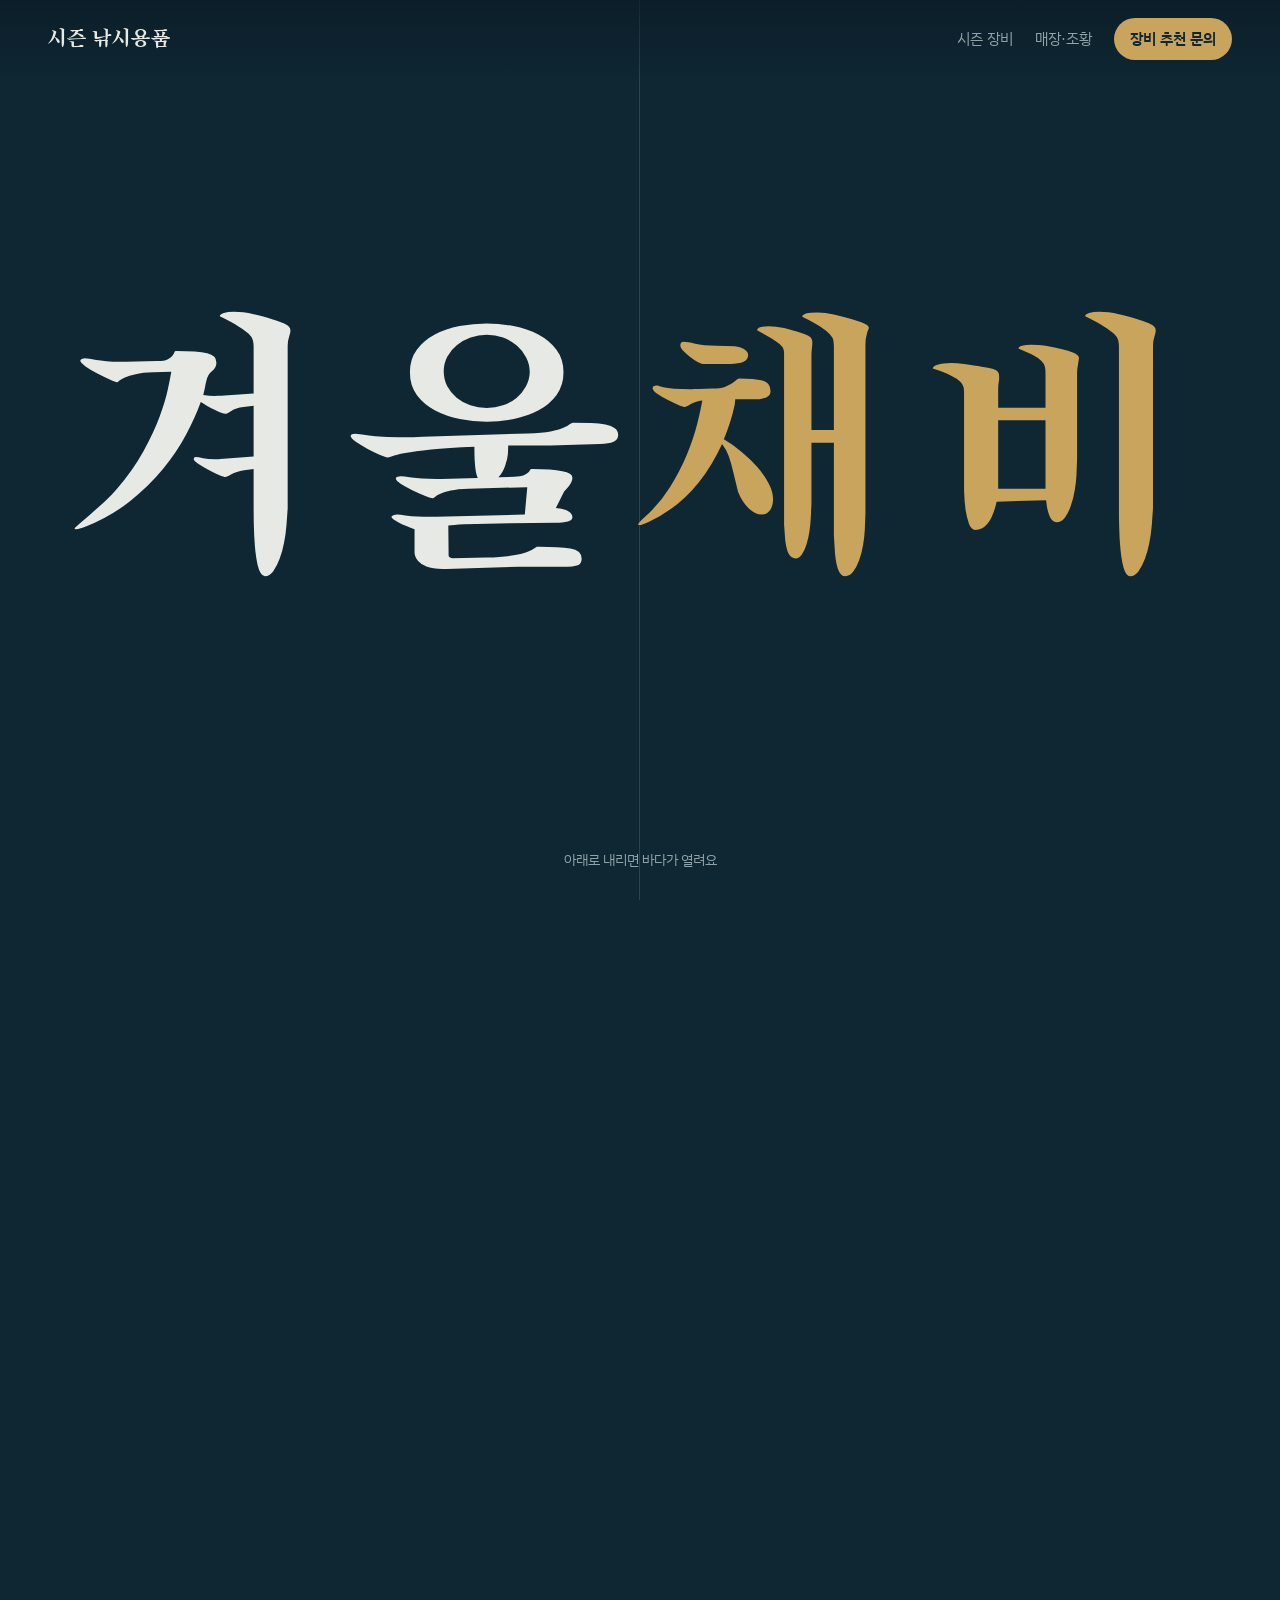
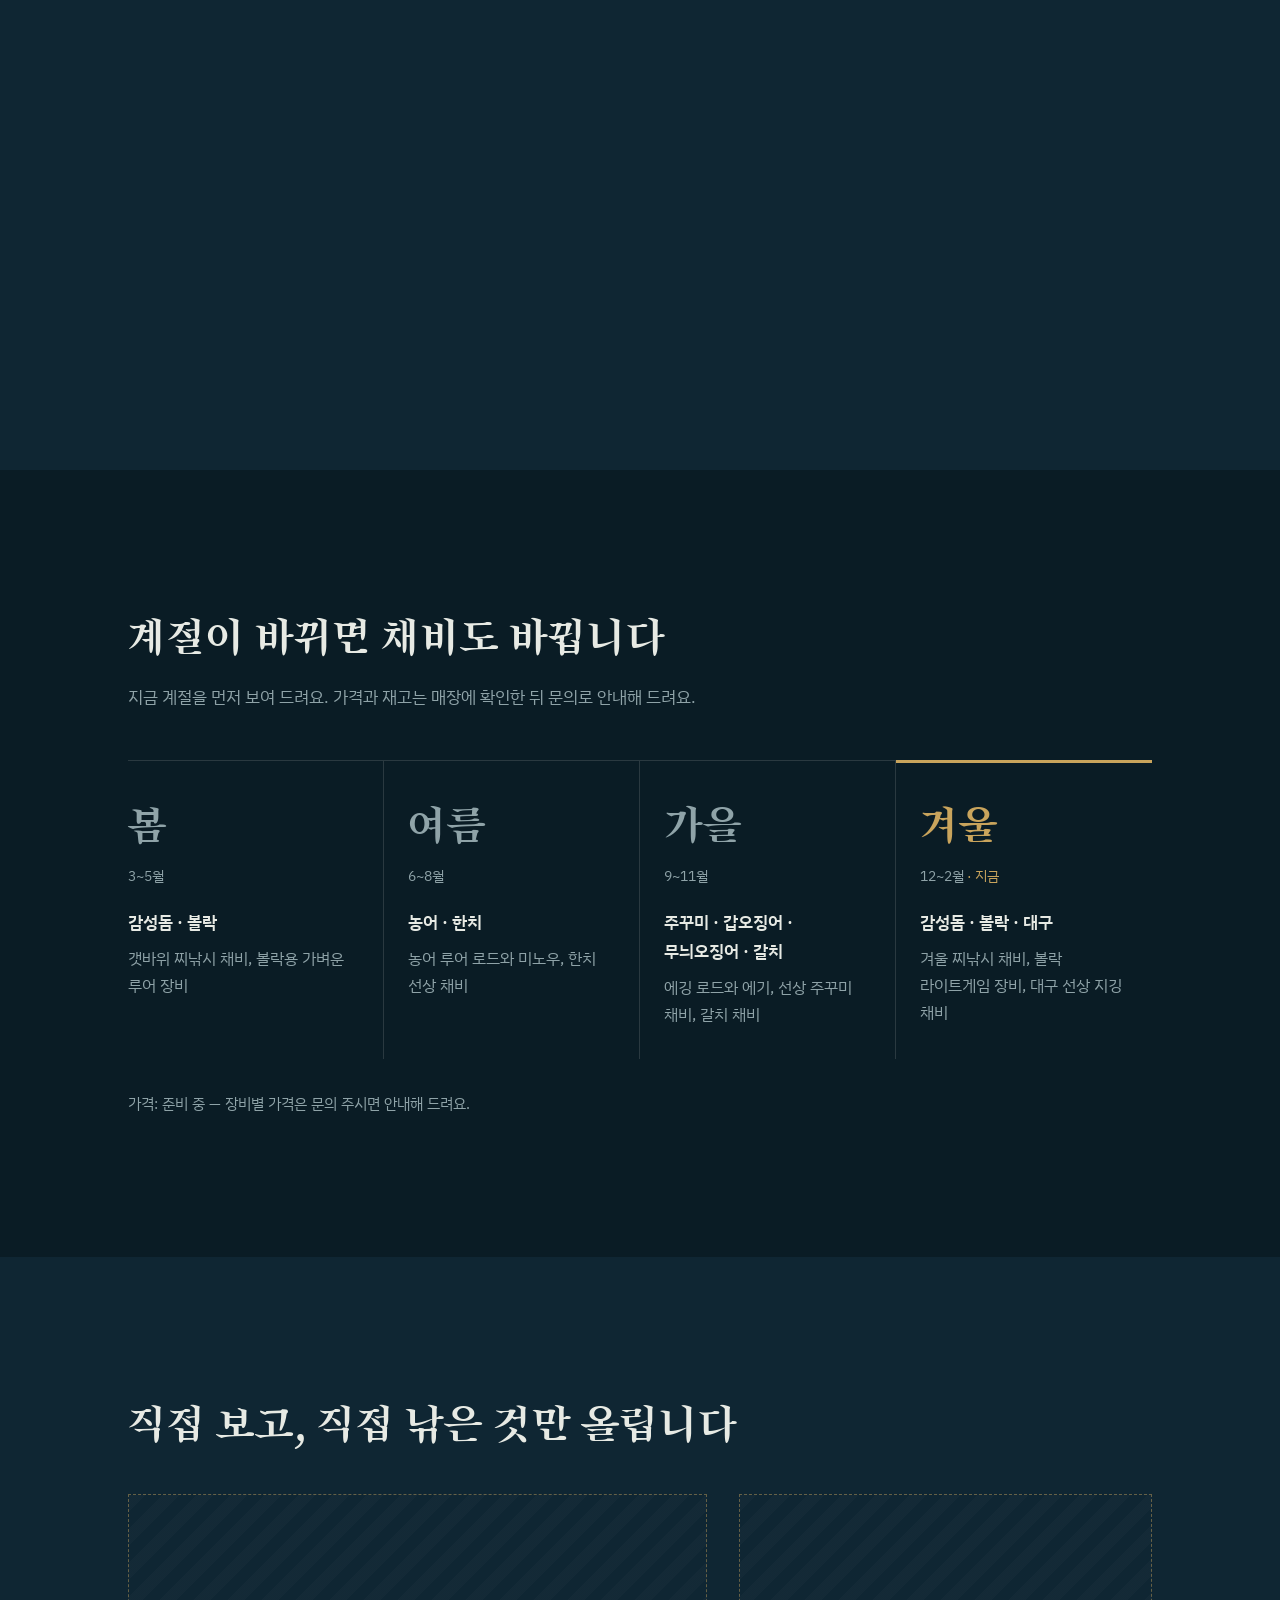
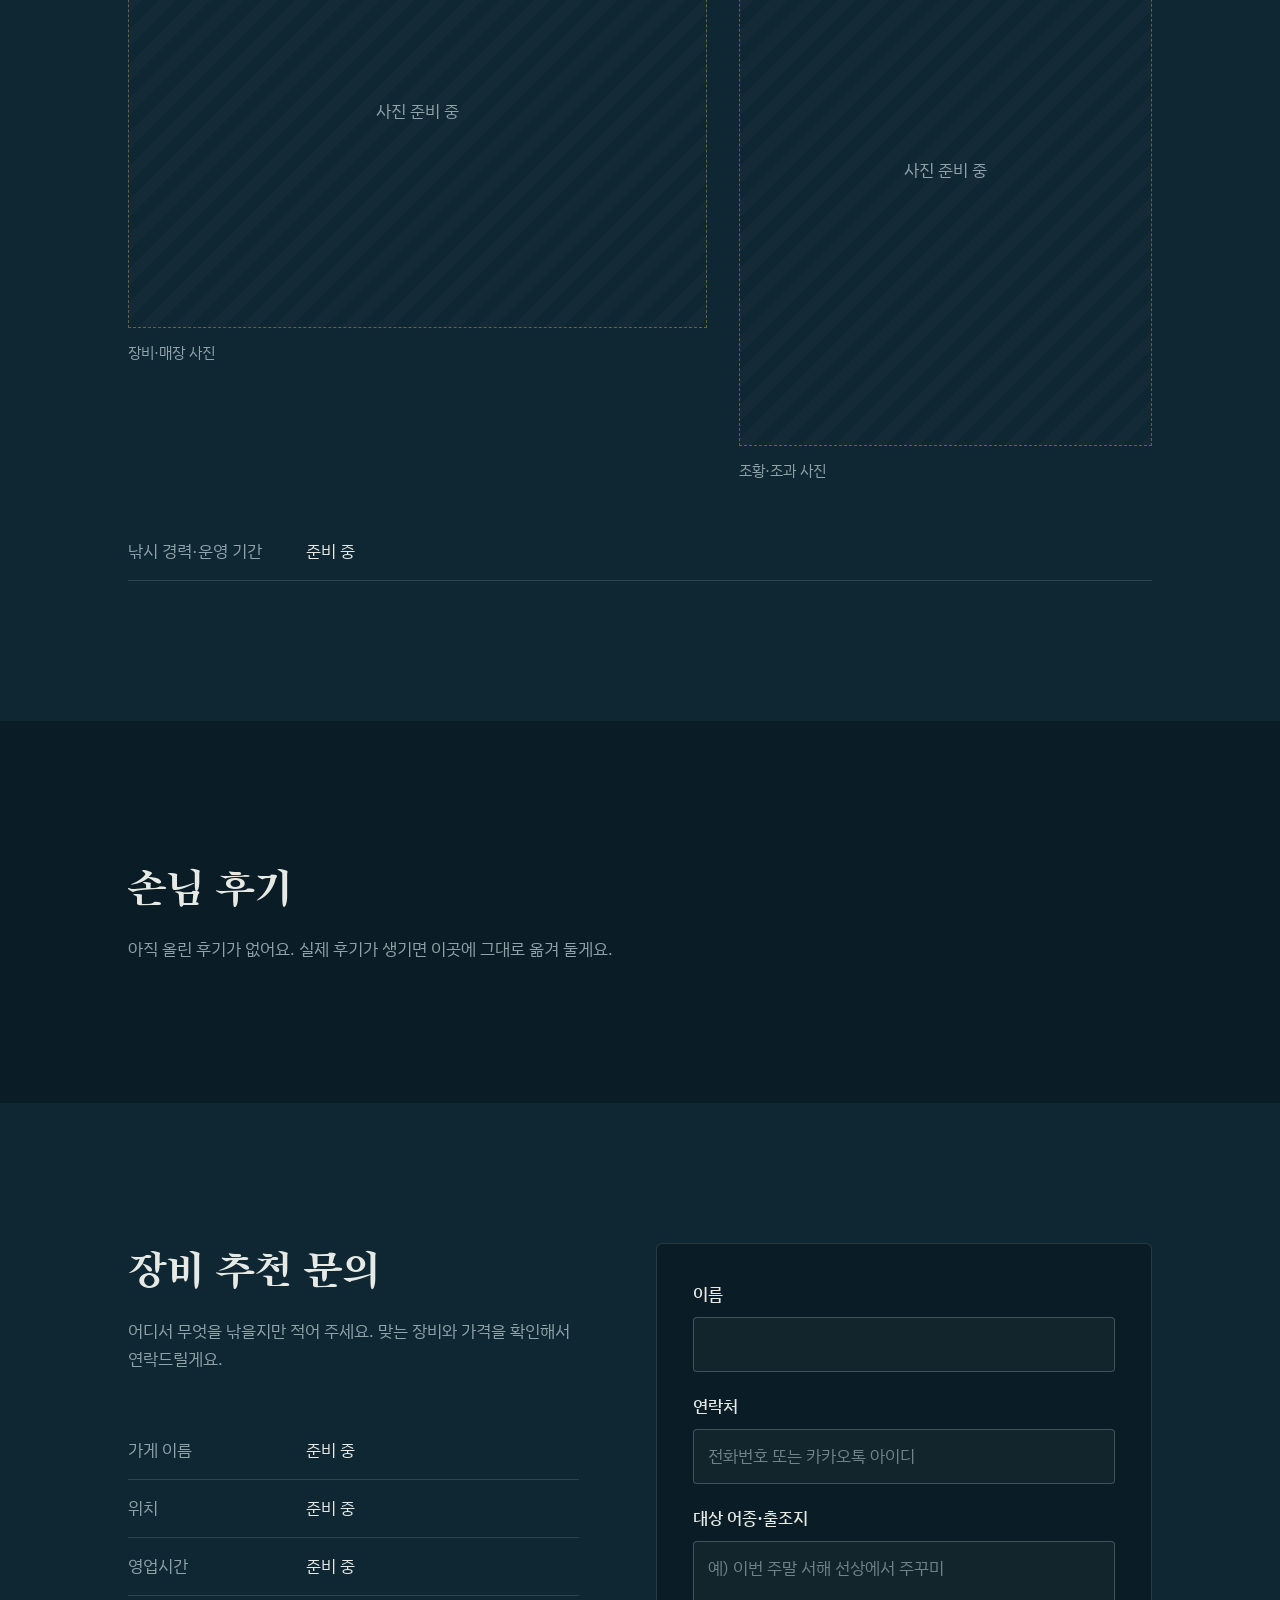
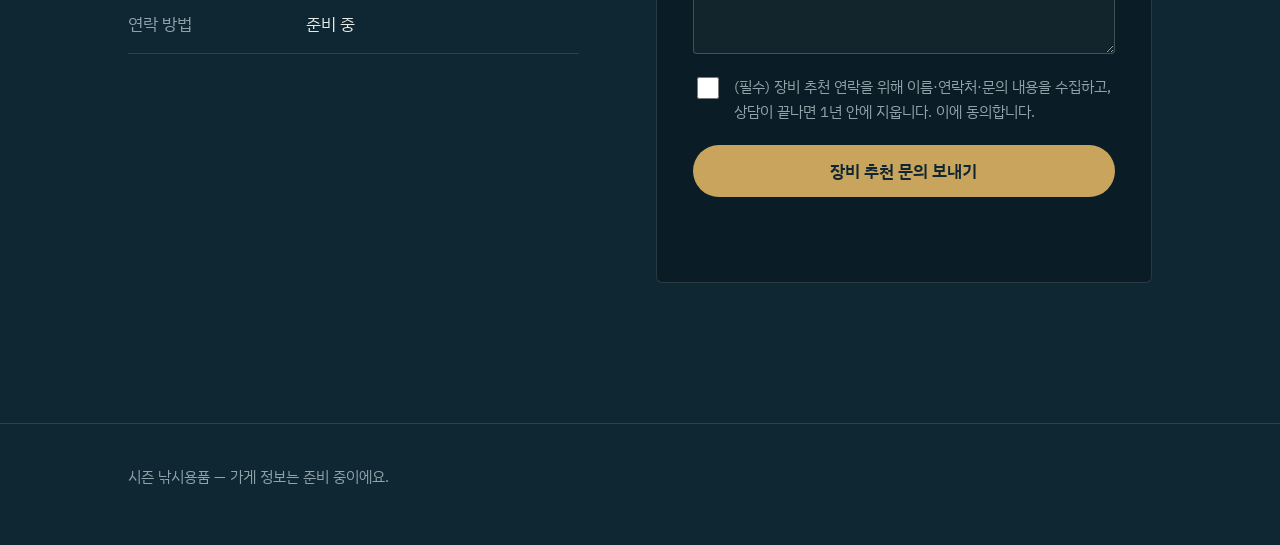
<file: index.html>
<!doctype html>
<html lang="ko">
<head>
<meta charset="utf-8">
<meta name="viewport" content="width=device-width, initial-scale=1">
<title>시즌 낚시용품 · 주말 출조 장비 추천</title>
<meta name="description" content="계절마다 잘 나가는 낚시용품을 보여 드리고, 어디서 무엇을 낚을지 알려 주시면 맞는 장비를 추천해 드려요.">
<meta name="theme-color" content="#0F2633">
<link rel="preconnect" href="https://fonts.googleapis.com">
<link rel="preconnect" href="https://fonts.gstatic.com" crossorigin>
<link href="https://fonts.googleapis.com/css2?family=IBM+Plex+Sans+KR:wght@400;500;600&family=Song+Myung&display=swap" rel="stylesheet">
<link rel="stylesheet" href="/assets/site.css">
</head>
<body>

<header class="topbar">
  <a class="brand" href="#top">시즌 낚시용품</a>
  <nav class="topnav" aria-label="바로가기">
    <a href="#season">시즌 장비</a>
    <a href="#shop">매장·조황</a>
    <a class="topnav-cta" href="#ask">장비 추천 문의</a>
  </nav>
</header>

<main id="top">

  <!-- 첫 화면: 스크롤하면 계절 글자가 양옆으로 갈라지며 바다 그림이 드러난다 -->
  <section class="portal" aria-label="첫 화면">
    <div class="portal-stage">
      <div class="scene" aria-hidden="true">
        <svg class="scene-art" viewBox="0 0 1600 1000" preserveAspectRatio="xMidYMid slice">
          <defs>
            <linearGradient id="sky" x1="0" y1="0" x2="0" y2="1">
              <stop offset="0" stop-color="#0F2633"/>
              <stop offset=".52" stop-color="#2B4A55"/>
              <stop offset=".6" stop-color="#7C7A63"/>
            </linearGradient>
            <linearGradient id="sea" x1="0" y1="0" x2="0" y2="1">
              <stop offset="0" stop-color="#22404A"/>
              <stop offset="1" stop-color="#0A1C25"/>
            </linearGradient>
            <radialGradient id="glow" cx=".5" cy=".5" r=".5">
              <stop offset="0" stop-color="#E9C987" stop-opacity=".55"/>
              <stop offset="1" stop-color="#E9C987" stop-opacity="0"/>
            </radialGradient>
          </defs>
          <rect width="1600" height="1000" fill="url(#sky)"/>
          <circle cx="1270" cy="560" r="230" fill="url(#glow)"/>
          <circle cx="1270" cy="560" r="62" fill="#E2BD72"/>
          <rect y="590" width="1600" height="410" fill="url(#sea)"/>
          <g fill="none" stroke="#C9A45C" stroke-linecap="round" opacity=".55">
            <path d="M1180 622h180M1150 650h240M1200 680h140M1140 716h260M1220 760h100" stroke-width="3"/>
          </g>
          <g fill="none" stroke="#8FA3A8" stroke-width="1.5" opacity=".28">
            <path d="M0 640c120-10 240 10 360 0s240-10 360 0 240 10 360 0 240-10 360 0 240 10 160 0"/>
            <path d="M0 720c140-12 280 12 420 0s280-12 420 0 280 12 420 0 280-12 340 0"/>
            <path d="M0 830c160-14 320 14 480 0s320-14 480 0 320 14 480 0 160-14 160 0"/>
          </g>
          <!-- 낚싯대 끝에서 내려오는 줄과 에기 -->
          <path d="M1010 0 C 990 260, 930 520, 900 730" fill="none" stroke="#E7EAE4" stroke-width="1.6" opacity=".7"/>
          <g transform="translate(900 730) rotate(-14)">
            <path d="M0 0 C 18 6, 30 30, 32 64 L 28 128 C 26 140, 6 140, 4 128 L 0 64 C 2 30, -14 6, 0 0Z" transform="translate(-16 0)" fill="#C9A45C"/>
            <path d="M-12 40 l -24 30 M12 40 l 24 30" stroke="#3E7C78" stroke-width="6" stroke-linecap="round"/>
            <g stroke="#E7EAE4" stroke-width="2" stroke-linecap="round">
              <path d="M-6 132 l -10 18 M0 134 v 20 M6 132 l 10 18"/>
            </g>
          </g>
        </svg>
      </div>

      <div class="doors" aria-hidden="true">
        <div class="door door-left"></div>
        <div class="door door-right"></div>
      </div>

      <h1 class="wordmark">
        <span class="wm wm-left" data-season-word="0">가을</span><span class="wm wm-right" data-season-word="1">채비</span>
        <span class="visually-hidden">— 이번 시즌 낚시 장비 추천</span>
      </h1>

      <p class="portal-hint" aria-hidden="true">아래로 내리면 바다가 열려요</p>

      <div class="reveal">
        <p class="reveal-lede">이번 주말 출조,<br>지금 계절에 맞는 장비부터 챙기세요.</p>
        <p class="reveal-sub">어디서 무엇을 낚을지 알려 주시면 맞는 장비를 골라 드려요.</p>
        <a class="btn btn-primary" href="#ask">장비 추천 문의</a>
      </div>
    </div>
  </section>

  <!-- 시즌 장비 -->
  <section id="season" class="season">
    <div class="wrap">
      <h2 class="h2">계절이 바뀌면 채비도 바뀝니다</h2>
      <p class="lead">지금 계절을 먼저 보여 드려요. 가격과 재고는 매장에 확인한 뒤 문의로 안내해 드려요.</p>

      <ol class="seasons" role="list">
        <li class="s" data-months="3,4,5">
          <h3 class="s-name">봄</h3>
          <p class="s-when">3~5월</p>
          <p class="s-fish">감성돔 · 볼락</p>
          <p class="s-gear">갯바위 찌낚시 채비, 볼락용 가벼운 루어 장비</p>
        </li>
        <li class="s" data-months="6,7,8">
          <h3 class="s-name">여름</h3>
          <p class="s-when">6~8월</p>
          <p class="s-fish">농어 · 한치</p>
          <p class="s-gear">농어 루어 로드와 미노우, 한치 선상 채비</p>
        </li>
        <li class="s" data-months="9,10,11">
          <h3 class="s-name">가을</h3>
          <p class="s-when">9~11월</p>
          <p class="s-fish">주꾸미 · 갑오징어 · 무늬오징어 · 갈치</p>
          <p class="s-gear">에깅 로드와 에기, 선상 주꾸미 채비, 갈치 채비</p>
        </li>
        <li class="s" data-months="12,1,2">
          <h3 class="s-name">겨울</h3>
          <p class="s-when">12~2월</p>
          <p class="s-fish">감성돔 · 볼락 · 대구</p>
          <p class="s-gear">겨울 찌낚시 채비, 볼락 라이트게임 장비, 대구 선상 지깅 채비</p>
        </li>
      </ol>
      <p class="note">가격: 준비 중 — 장비별 가격은 문의 주시면 안내해 드려요.</p>
    </div>
  </section>

  <!-- 매장·조황 -->
  <section id="shop" class="shop">
    <div class="wrap">
      <h2 class="h2">직접 보고, 직접 낚은 것만 올립니다</h2>
      <div class="frames">
        <figure class="frame">
          <div class="frame-empty">사진 준비 중</div>
          <figcaption>장비·매장 사진</figcaption>
        </figure>
        <figure class="frame">
          <div class="frame-empty">사진 준비 중</div>
          <figcaption>조황·조과 사진</figcaption>
        </figure>
      </div>
      <dl class="facts">
        <div><dt>낚시 경력·운영 기간</dt><dd>준비 중</dd></div>
      </dl>
    </div>
  </section>

  <!-- 후기 자리 -->
  <section class="reviews" aria-labelledby="reviews-h">
    <div class="wrap">
      <h2 id="reviews-h" class="h2">손님 후기</h2>
      <p class="empty-line">아직 올린 후기가 없어요. 실제 후기가 생기면 이곳에 그대로 옮겨 둘게요.</p>
    </div>
  </section>

  <!-- 문의 -->
  <section id="ask" class="ask">
    <div class="wrap ask-grid">
      <div>
        <h2 class="h2">장비 추천 문의</h2>
        <p class="lead">어디서 무엇을 낚을지만 적어 주세요. 맞는 장비와 가격을 확인해서 연락드릴게요.</p>
        <dl class="info">
          <div><dt>가게 이름</dt><dd>준비 중</dd></div>
          <div><dt>위치</dt><dd>준비 중</dd></div>
          <div><dt>영업시간</dt><dd>준비 중</dd></div>
          <div><dt>연락 방법</dt><dd>준비 중</dd></div>
        </dl>
      </div>

      <form id="ask-form" class="form" novalidate>
        <label class="field">
          <span>이름</span>
          <input name="name" autocomplete="name" maxlength="50" required>
        </label>
        <label class="field">
          <span>연락처</span>
          <input name="contact" inputmode="tel" autocomplete="tel" maxlength="100" placeholder="전화번호 또는 카카오톡 아이디" required>
        </label>
        <label class="field">
          <span>대상 어종·출조지</span>
          <textarea name="target" rows="3" maxlength="1000" placeholder="예) 이번 주말 서해 선상에서 주꾸미"></textarea>
        </label>
        <label class="hp" aria-hidden="true">웹사이트<input name="website" tabindex="-1" autocomplete="off"></label>
        <label class="consent">
          <input type="checkbox" name="consent" required>
          <span>(필수) 장비 추천 연락을 위해 이름·연락처·문의 내용을 수집하고, 상담이 끝나면 1년 안에 지웁니다. 이에 동의합니다.</span>
        </label>
        <button class="btn btn-primary" type="submit">장비 추천 문의 보내기</button>
        <p class="form-msg" role="status" aria-live="polite"></p>
      </form>
    </div>
  </section>

</main>

<footer class="foot">
  <div class="wrap">
    <p>시즌 낚시용품 — 가게 정보는 준비 중이에요.</p>
  </div>
</footer>

<script src="/assets/site.js" defer></script>
</body>
</html>
</file>
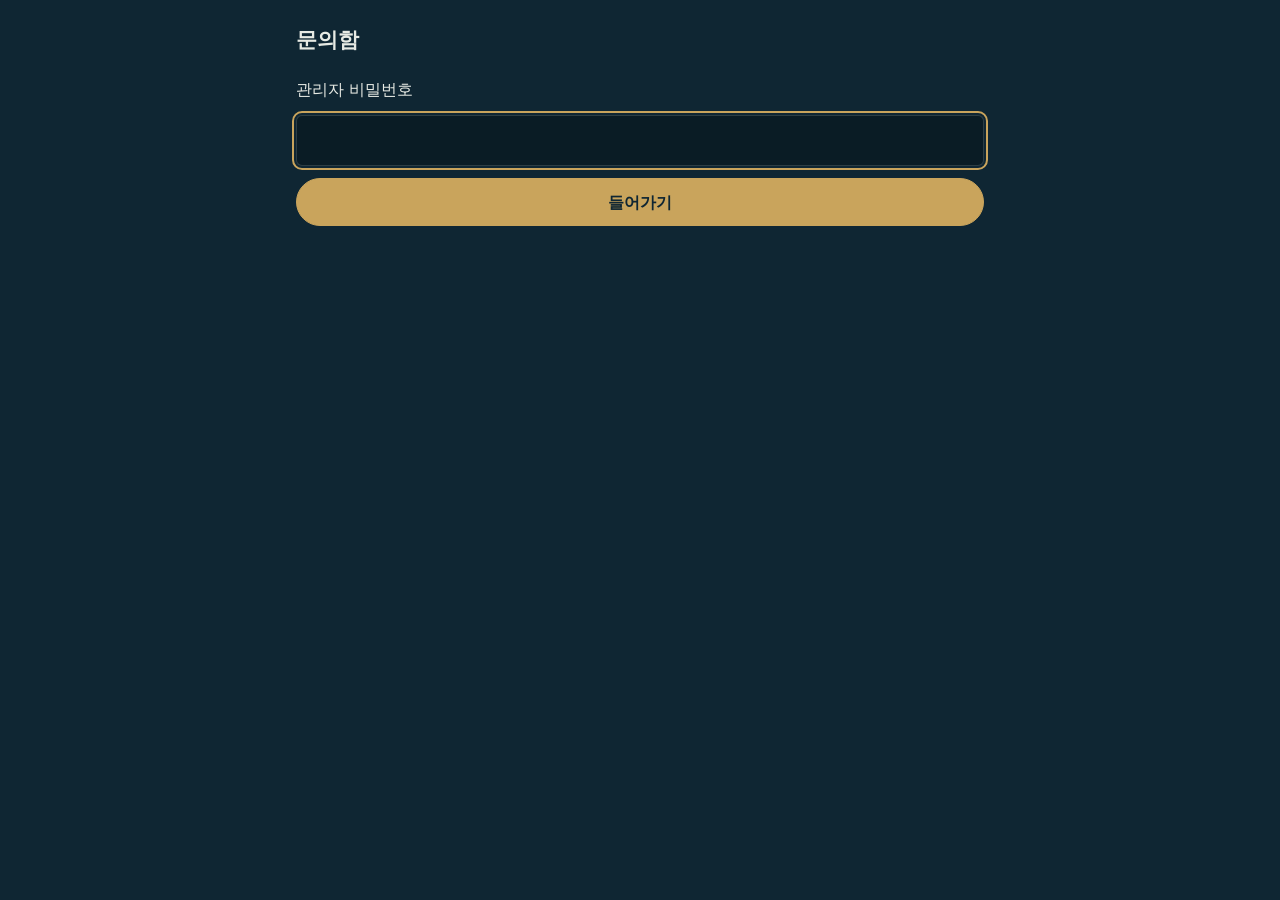
<file: admin/index.html>
<!doctype html>
<html lang="ko">
<head>
<meta charset="utf-8">
<meta name="viewport" content="width=device-width, initial-scale=1">
<meta name="robots" content="noindex, nofollow">
<title>문의함 · 관리자</title>
<style>
  :root { --ink:#0F2633; --deep:#0A1C25; --brass:#C9A45C; --bone:#E7EAE4; --mist:#8FA3A8; --line:rgba(231,234,228,.16); --warn:#F0A58C; }
  [hidden] { display: none !important; }
  * { box-sizing: border-box; }
  body { margin: 0; background: var(--ink); color: var(--bone); font: 16px/1.6 "Apple SD Gothic Neo", "Malgun Gothic", system-ui, sans-serif; word-break: keep-all; }
  main { max-width: 720px; margin: 0 auto; padding: 24px 16px 64px; }
  h1 { font-size: 1.3rem; margin: 0 0 20px; }
  :focus-visible { outline: 2px solid var(--brass); outline-offset: 2px; }
  input[type=password] { width: 100%; font: inherit; color: var(--bone); background: var(--deep); border: 1px solid var(--line); border-radius: 6px; padding: 12px 14px; min-height: 50px; }
  button { font: inherit; min-height: 48px; padding: 0 18px; border-radius: 999px; border: 1px solid var(--line); background: transparent; color: var(--bone); cursor: pointer; }
  .primary { background: var(--brass); color: var(--ink); border-color: var(--brass); font-weight: 600; }
  .login { display: grid; gap: 12px; }
  .msg { min-height: 1.6em; color: var(--warn); margin: 0; }
  .count { display: flex; align-items: baseline; gap: 10px; margin: 0 0 24px; }
  .count strong { font-size: 3rem; line-height: 1; color: var(--brass); }
  .bar { display: flex; justify-content: space-between; align-items: center; gap: 8px; margin-bottom: 12px; }
  .list { list-style: none; margin: 0; padding: 0; display: grid; gap: 12px; }
  .card { background: var(--deep); border: 1px solid var(--line); border-radius: 8px; padding: 16px; }
  .card.is-new { border-color: rgba(201,164,92,.6); }
  .meta { color: var(--mist); font-size: .92rem; margin: 0 0 6px; }
  .name { font-weight: 600; font-size: 1.1rem; margin: 0; }
  .contact { display: inline-block; margin: 4px 0 8px; color: var(--brass); background: none; border: 0; padding: 0; min-height: 0; text-decoration: underline; text-underline-offset: 3px; }
  .target { margin: 0 0 12px; white-space: pre-wrap; }
  .status { display: flex; gap: 8px; flex-wrap: wrap; }
  .status button[aria-pressed=true] { background: var(--bone); color: var(--ink); border-color: var(--bone); font-weight: 600; }
  .empty { color: var(--mist); }
</style>
</head>
<body>
<main>
  <h1>문의함</h1>

  <form id="login" class="login">
    <label for="pw">관리자 비밀번호</label>
    <input id="pw" type="password" autocomplete="current-password" required>
    <button class="primary" type="submit">들어가기</button>
    <p class="msg" id="login-msg" role="alert"></p>
  </form>

  <section id="box" hidden>
    <p class="count"><strong id="new-count">0</strong><span>건의 새 문의</span></p>
    <div class="bar">
      <span class="meta" id="total"></span>
      <span>
        <button type="button" id="reload">새로고침</button>
        <button type="button" id="logout">나가기</button>
      </span>
    </div>
    <p class="msg" id="box-msg" role="alert"></p>
    <ul class="list" id="list"></ul>
  </section>
</main>

<script>
(() => {
  const STATUSES = ['새 문의', '연락함', '완료'];
  const KEY = 'admin-pw';
  const $ = (id) => document.getElementById(id);
  const getPw = () => { try { return sessionStorage.getItem(KEY) || ''; } catch { return ''; } };
  const setPw = (v) => { try { v ? sessionStorage.setItem(KEY, v) : sessionStorage.removeItem(KEY); } catch {} };
  const fmt = (s) => new Date(s).toLocaleString('ko-KR', { month: 'long', day: 'numeric', weekday: 'short', hour: '2-digit', minute: '2-digit' });

  const api = async (method, body) => {
    const r = await fetch('/api/admin', {
      method,
      headers: { 'x-admin-password': getPw(), ...(body ? { 'Content-Type': 'application/json' } : {}) },
      body: body ? JSON.stringify(body) : undefined,
    });
    const data = await r.json().catch(() => ({}));
    if (r.status === 401) { showLogin('비밀번호가 맞지 않아요.'); throw new Error('401'); }
    if (!r.ok) throw new Error(data.error || '불러오지 못했어요.');
    return data;
  };

  const showLogin = (text) => {
    setPw('');
    $('box').hidden = true;
    $('login').hidden = false;
    $('login-msg').textContent = text || '';
    $('pw').value = '';
    $('pw').focus();
  };

  const render = (rows) => {
    $('new-count').textContent = rows.filter((r) => r.status === '새 문의').length;
    $('total').textContent = `전체 ${rows.length}건 · 최신순`;
    const list = $('list');
    list.replaceChildren();
    if (!rows.length) {
      const li = document.createElement('li');
      li.className = 'empty';
      li.textContent = '아직 들어온 문의가 없어요. 사이트의 문의 폼으로 들어온 문의가 여기에 쌓여요.';
      list.append(li);
      return;
    }
    for (const row of rows) {
      const li = document.createElement('li');
      li.className = 'card' + (row.status === '새 문의' ? ' is-new' : '');
      const meta = document.createElement('p'); meta.className = 'meta'; meta.textContent = fmt(row.created_at);
      const name = document.createElement('p'); name.className = 'name'; name.textContent = row.name;
      const contact = document.createElement('button');
      contact.type = 'button'; contact.className = 'contact'; contact.textContent = row.contact;
      contact.title = '눌러서 복사';
      contact.addEventListener('click', async () => {
        try { await navigator.clipboard.writeText(row.contact); contact.textContent = row.contact + ' (복사됨)'; setTimeout(() => (contact.textContent = row.contact), 1500); }
        catch { const sel = getSelection(); const rg = document.createRange(); rg.selectNodeContents(contact); sel.removeAllRanges(); sel.addRange(rg); }
      });
      const target = document.createElement('p'); target.className = 'target'; target.textContent = row.target || '(대상 어종·출조지 없음)';
      const st = document.createElement('div'); st.className = 'status';
      for (const s of STATUSES) {
        const b = document.createElement('button');
        b.type = 'button'; b.textContent = s; b.setAttribute('aria-pressed', String(row.status === s));
        b.addEventListener('click', async () => {
          if (row.status === s) return;
          try { await api('PATCH', { id: row.id, status: s }); await load(); }
          catch (e) { if (e.message !== '401') $('box-msg').textContent = e.message; }
        });
        st.append(b);
      }
      li.append(meta, name, contact, target, st);
      list.append(li);
    }
  };

  const load = async () => {
    $('box-msg').textContent = '';
    const data = await api('GET');
    $('login').hidden = true;
    $('box').hidden = false;
    render(data.rows || []);
  };

  $('login').addEventListener('submit', async (e) => {
    e.preventDefault();
    setPw($('pw').value);
    $('login-msg').textContent = '';
    try { await load(); } catch (err) { if (err.message !== '401') showLogin(err.message); }
  });
  $('reload').addEventListener('click', () => load().catch((e) => { if (e.message !== '401') $('box-msg').textContent = e.message; }));
  $('logout').addEventListener('click', () => showLogin(''));

  if (getPw()) load().catch(() => {}); else $('pw').focus();
})();
</script>
</body>
</html>
</file>
<file: assets/site.css>
:root {
  --ink: #0F2633;
  --ink-deep: #0A1C25;
  --brass: #C9A45C;
  --brass-soft: #E2BD72;
  --kelp: #3E7C78;
  --bone: #E7EAE4;
  --mist: #8FA3A8;
  --line: rgba(231, 234, 228, .14);

  --serif: "Song Myung", "Nanum Myeongjo", serif;
  --sans: "IBM Plex Sans KR", "Apple SD Gothic Neo", "Malgun Gothic", sans-serif;

  --step-0: 1.0625rem;
  --step-1: 1.3rem;
  --step-2: clamp(1.75rem, 1.2rem + 2.2vw, 2.75rem);
  --step-3: clamp(2.2rem, 1.4rem + 3.4vw, 3.6rem);
  --gutter: clamp(16px, 4vw, 48px);

  --p: 0; /* 첫 화면 열림 정도 0~1, JS가 넣는다 */
}

*, *::before, *::after { box-sizing: border-box; }
html { scroll-behavior: smooth; }
body {
  margin: 0;
  background: var(--ink);
  color: var(--bone);
  font-family: var(--sans);
  font-size: var(--step-0);
  line-height: 1.7;
  -webkit-font-smoothing: antialiased;
  word-break: keep-all;
}
a { color: inherit; }
:focus-visible { outline: 2px solid var(--brass); outline-offset: 3px; }
.visually-hidden {
  position: absolute; width: 1px; height: 1px; overflow: hidden;
  clip: rect(0 0 0 0); white-space: nowrap;
}
.wrap { max-width: 1120px; margin: 0 auto; padding: 0 var(--gutter); }

/* 상단 */
.topbar {
  position: fixed; inset: 0 0 auto 0; z-index: 20;
  display: flex; align-items: center; justify-content: space-between;
  padding: 18px var(--gutter);
  background: linear-gradient(to bottom, rgba(10, 28, 37, .7), rgba(10, 28, 37, 0));
}
.brand { font-family: var(--serif); font-size: 1.35rem; text-decoration: none; letter-spacing: .02em; }
.topnav { display: flex; gap: 22px; align-items: center; font-size: .95rem; }
.topnav a { text-decoration: none; color: var(--mist); }
.topnav a:hover { color: var(--bone); }
.topnav .topnav-cta {
  color: var(--ink); background: var(--brass);
  padding: 8px 16px; border-radius: 999px; font-weight: 600;
}
.topnav .topnav-cta:hover { color: var(--ink); background: var(--brass-soft); }
@media (max-width: 640px) {
  .topnav a:not(.topnav-cta) { display: none; }
}

/* 버튼 */
.btn {
  display: inline-flex; align-items: center; justify-content: center;
  min-height: 52px; padding: 0 28px; border: 0; border-radius: 999px;
  font: 600 1.05rem/1 var(--sans); text-decoration: none; cursor: pointer;
}
.btn-primary { background: var(--brass); color: var(--ink); }
.btn-primary:hover { background: var(--brass-soft); }
.btn[disabled] { opacity: .6; cursor: progress; }

/* 첫 화면 포털 */
.portal { position: relative; height: 230vh; }
.portal-stage {
  position: sticky; top: 0; height: 100vh; height: 100svh;
  overflow: hidden; display: grid; place-items: center;
}
.scene { position: absolute; inset: 0; transform: scale(calc(1.12 - .12 * var(--p))); }
.scene-art { width: 100%; height: 100%; display: block; }

.doors { position: absolute; inset: 0; display: flex; pointer-events: none; }
.door { flex: 1; background: var(--ink); }
.door-left {
  transform: translateX(calc(-100% * var(--p)));
  box-shadow: inset -1px 0 0 var(--line);
}
.door-right { transform: translateX(calc(100% * var(--p))); }

.wordmark {
  position: absolute; inset: 0; margin: 0;
  display: flex; align-items: center; justify-content: center;
  font-family: var(--serif); font-weight: 400;
  font-size: clamp(5.5rem, 24vw, 22rem); line-height: 1;
  letter-spacing: calc(.06em - .08em * var(--p));
  pointer-events: none; white-space: nowrap;
}
.wm { display: inline-block; color: var(--bone); }
.wm-left  { transform: translateX(calc(-42vw * var(--p))) scale(calc(1 + .1 * var(--p))); }
.wm-right { transform: translateX(calc( 42vw * var(--p))) scale(calc(1 + .1 * var(--p))); color: var(--brass); }
.wm { opacity: calc(1 - .85 * max(0, var(--p) - .55) / .45); }

.portal-hint {
  position: absolute; bottom: 28px; left: 0; right: 0; margin: 0;
  text-align: center; font-size: .9rem; color: var(--mist);
  opacity: calc(1 - var(--p) * 4);
}

.reveal {
  position: absolute; left: var(--gutter); bottom: clamp(48px, 12vh, 120px);
  max-width: 34rem;
  opacity: calc((var(--p) - .6) / .3);
  transform: translateY(calc(16px * (1 - var(--p))));
  pointer-events: none;
}
.portal.is-open .reveal { pointer-events: auto; }
.reveal-lede {
  font-family: var(--serif); font-size: var(--step-3); line-height: 1.25; margin: 0 0 16px;
  text-shadow: 0 2px 24px rgba(10, 28, 37, .6);
}
.reveal-sub { margin: 0 0 28px; color: var(--bone); max-width: 28rem; }

/* 공통 섹션 */
section.season, section.shop, section.reviews, section.ask { padding: clamp(80px, 12vw, 140px) 0; }
.h2 { font-family: var(--serif); font-weight: 400; font-size: var(--step-2); line-height: 1.3; margin: 0 0 16px; }
.lead { color: var(--mist); max-width: 36rem; margin: 0 0 48px; }
.note { color: var(--mist); font-size: .95rem; margin: 32px 0 0; }

/* 시즌 */
.season { background: var(--ink-deep); }
.seasons { list-style: none; margin: 0; padding: 0; display: grid; grid-template-columns: repeat(4, 1fr); border-top: 1px solid var(--line); }
.s { padding: 28px 24px 32px 0; border-right: 1px solid var(--line); }
.s + .s { padding-left: 24px; }
.s:last-child { border-right: 0; }
.s-name { font-family: var(--serif); font-weight: 400; font-size: var(--step-2); margin: 0; color: var(--mist); }
.s-when { margin: 0 0 20px; font-size: .9rem; color: var(--mist); }
.s-fish { margin: 0 0 8px; font-weight: 600; }
.s-gear { margin: 0; color: var(--mist); font-size: .98rem; }
.s.is-now { position: relative; }
.s.is-now::before {
  content: ""; position: absolute; top: -1px; left: 0; right: 0; height: 3px; background: var(--brass);
}
.s.is-now + .s::before, .s + .s.is-now::before { left: 0; }
.s.is-now .s-name { color: var(--brass); }
.s.is-now .s-when::after { content: " · 지금"; color: var(--brass); }
@media (max-width: 860px) {
  .seasons { grid-template-columns: 1fr 1fr; }
  .s:nth-child(2) { border-right: 0; }
  .s:nth-child(3) { padding-left: 0; }
  .s:nth-child(n+3) { border-top: 1px solid var(--line); }
}
@media (max-width: 520px) {
  .seasons { grid-template-columns: 1fr; }
  .s, .s + .s { padding: 24px 0; border-right: 0; }
  .s + .s { border-top: 1px solid var(--line); }
}

/* 매장·조황 */
.frames { display: grid; grid-template-columns: 1.4fr 1fr; gap: clamp(16px, 3vw, 32px); margin-top: 40px; }
.frame { margin: 0; }
.frame-empty {
  aspect-ratio: 4 / 3; display: grid; place-items: center;
  border: 1px dashed rgba(201, 164, 92, .45); color: var(--mist);
  background: repeating-linear-gradient(135deg, rgba(231,234,228,.02) 0 12px, transparent 12px 24px);
}
.frame:nth-child(2) .frame-empty { aspect-ratio: 3 / 4; }
.frame figcaption { margin-top: 12px; color: var(--mist); font-size: .95rem; }
.facts { margin: 40px 0 0; }
.facts div, .info div { display: flex; gap: 16px; padding: 14px 0; border-bottom: 1px solid var(--line); }
.facts dt, .info dt { color: var(--mist); min-width: 9.5em; }
.facts dd, .info dd { margin: 0; }
@media (max-width: 640px) {
  .frames { grid-template-columns: 1fr; }
  .frame:nth-child(2) .frame-empty { aspect-ratio: 4 / 3; }
}

/* 후기 */
.reviews { background: var(--ink-deep); }
.empty-line { color: var(--mist); margin: 0; max-width: 36rem; }

/* 문의 */
.ask-grid { display: grid; grid-template-columns: 1fr 1.1fr; gap: clamp(32px, 6vw, 80px); align-items: start; }
.info { margin: 0; }
@media (max-width: 860px) { .ask-grid { grid-template-columns: 1fr; } }

.form { display: grid; gap: 20px; padding: clamp(20px, 4vw, 36px); background: var(--ink-deep); border: 1px solid var(--line); border-radius: 6px; }
.field { display: grid; gap: 8px; }
.field span { font-weight: 500; }
.field input, .field textarea {
  width: 100%; font: inherit; color: var(--bone);
  background: rgba(231, 234, 228, .04); border: 1px solid rgba(231, 234, 228, .22);
  border-radius: 4px; padding: 12px 14px; min-height: 50px;
}
.field input::placeholder, .field textarea::placeholder { color: rgba(143, 163, 168, .75); }
.field input:focus, .field textarea:focus { outline: none; border-color: var(--brass); box-shadow: 0 0 0 1px var(--brass); }
.consent { display: flex; gap: 12px; align-items: flex-start; font-size: .95rem; color: var(--mist); cursor: pointer; }
.consent input { width: 22px; height: 22px; margin-top: 3px; accent-color: var(--brass); flex: none; }
.hp { position: absolute; left: -9999px; width: 1px; height: 1px; overflow: hidden; }
.form-msg { margin: 0; min-height: 1.7em; }
.form-msg.ok { color: var(--brass-soft); }
.form-msg.err { color: #F0A58C; }

.foot { padding: 40px 0 56px; border-top: 1px solid var(--line); color: var(--mist); font-size: .92rem; }
.foot p { margin: 0; }

/* 움직임을 줄이고 싶은 사람에게는 열린 상태를 바로 보여 준다 */
@media (prefers-reduced-motion: reduce) {
  html { scroll-behavior: auto; }
  .portal { height: auto; }
  .portal-stage { position: relative; }
  :root { --p: 1; }
}

/* 첫 화면을 지나면 상단 막대를 바탕색으로 채운다 */
.topbar { transition: background-color .3s ease; }
.topbar.is-solid { background: rgba(15, 38, 51, .94); box-shadow: 0 1px 0 var(--line); }
section[id] { scroll-margin-top: 72px; }
</file>
